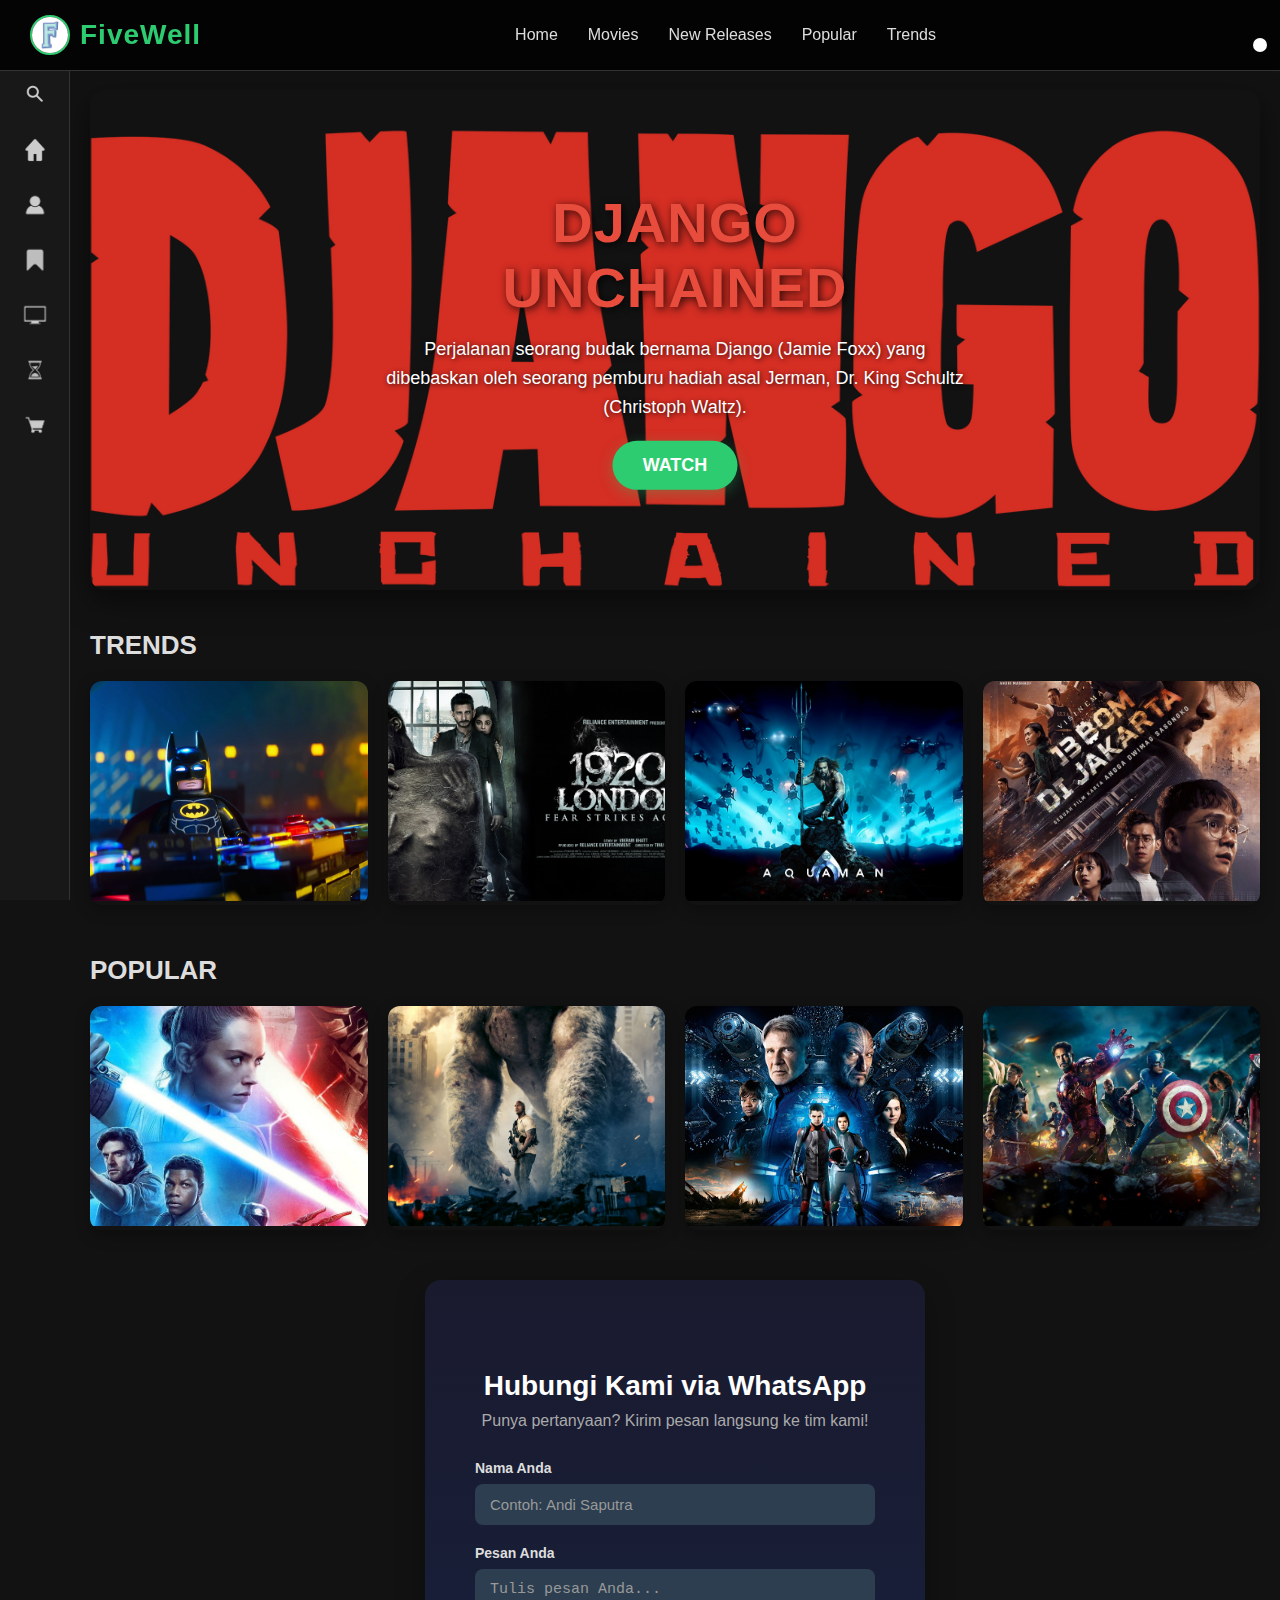
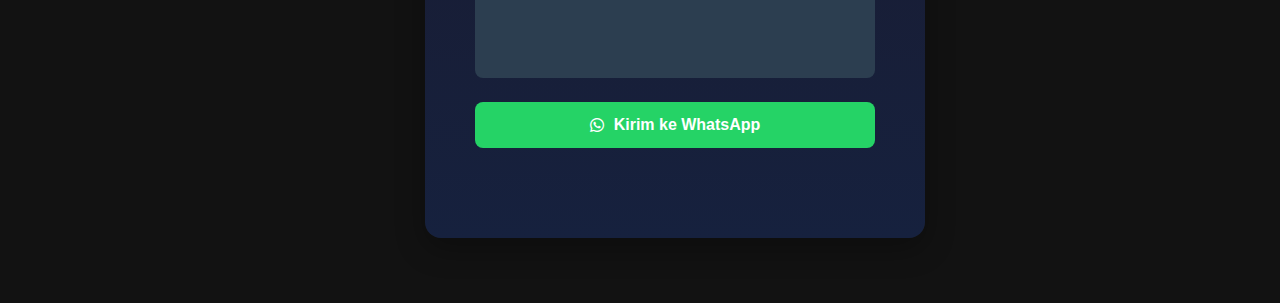
<file: index.html>
<!DOCTYPE html>
<html lang="en">
<head>
  <meta charset="UTF-8" />
  <meta name="viewport" content="width=device-width, initial-scale=1.0"/>
  <title>FiveWell - Movie Streaming</title>
  <link rel="stylesheet" href="styles.css" />
  <link href="https://cdnjs.cloudflare.com/ajax/libs/font-awesome/6.0.0/css/all.min.css" rel="stylesheet">
</head>
<body>
  <!-- Header -->
  <header>
    <!-- Logo dan teks "FiveWell" di kiri -->
    <div class="logo">
      <img src="five-well-logo.png" alt="FiveWell Logo">
      <span>FiveWell</span>
    </div>

    <!-- Navigasi di tengah -->
    <nav>
      <ul>
        <li><a href="#">Home</a></li>
        <li><a href="#">Movies</a></li>
        <li><a href="#">New Releases</a></li>
        <li><a href="#">Popular</a></li>
        <li><a href="#">Trends</a></li>
      </ul>
    </nav>

    <!-- User Icons di kanan -->
      <label class="dark-mode-toggle">
        <input type="checkbox">
        <span class="slider round"></span>
      </label>
    </div>
  </header>

  <!-- Sidebar -->
  <aside>
    <ul>
      <li>
        <img src="search-icon.png" alt="Search">
        <span>Search</span>
      </li>
      <li>
        <img src="home-icon.png" alt="Home">
        <span>Home</span>
      </li>
      <li>
        <img src="profile-icon.png" alt="Profile">
        <span>Profile</span>
      </li>
      <li>
        <img src="bookmark-icon.png" alt="Bookmark">
        <span>Bookmark</span>
      </li>
      <li>
        <img src="computer-icon.png" alt="Computer">
        <span>Computer</span>
      </li>
      <li>
        <img src="sort-icon.png" alt="Sort">
        <span>Sort</span>
      </li>
      <li>
        <img src="cart-icon.png" alt="Cart">
        <span>Cart</span>
      </li>
    </ul>
  </aside>

  <!-- Main Content -->
  <main>
    <!-- Movie Banner -->
    <section class="movie-banner">
      <div class="movie-details">
        <h1>DJANGO UNCHAINED</h1>
        <p>
          Perjalanan seorang budak bernama Django (Jamie Foxx) yang dibebaskan oleh seorang pemburu hadiah asal Jerman, Dr. King Schultz (Christoph Waltz).
        </p>
        <button>WATCH</button>
      </div>
      <img src="django-banner.jpg" alt="Django Unchained" class="banner-image">
    </section>

    <!-- Trends Section -->
    <section class="trends">
      <h2>TRENDS</h2>
      <div class="movie-grid">
        <div class="movie-card">
          <img src="lego-batman.jpg" alt="Lego Batman">
        </div>
        <div class="movie-card">
          <img src="1920-london.jpg" alt="1920 London">
        </div>
        <div class="movie-card">
          <img src="aquaman.jpg" alt="Aquaman">
        </div>
        <div class="movie-card">
          <img src="13-gold-jakarta.jpg" alt="13 Gold Jakarta">
        </div>
      </div>
    </section>

    <!-- Popular Section -->
    <section class="popular">
      <h2>POPULAR</h2>
      <div class="movie-grid">
        <div class="movie-card">
          <img src="avengers.jpg" alt="Avengers">
        </div>
        <div class="movie-card">
          <img src="giant-monster.jpg" alt="Giant Monster">
        </div>
        <div class="movie-card">
          <img src="blade-runner.jpg" alt="Blade Runner">
        </div>
        <div class="movie-card">
          <img src="batman.jpg" alt="Batman">
        </div>
      </div>
    </section>

    <!-- Contact Form Section -->
<section class="whatsapp-form-section">
  <div class="form-container">
    <h2>Hubungi Kami via WhatsApp</h2>
    <p class="form-subtitle">Punya pertanyaan? Kirim pesan langsung ke tim kami!</p>

    <form id="whatsappForm">
      <div class="form-group">
        <label for="name">Nama Anda</label>
        <input type="text" id="name" placeholder="Contoh: Andi Saputra" required />
      </div>

      <div class="form-group">
        <label for="message">Pesan Anda</label>
        <textarea id="message" rows="5" placeholder="Tulis pesan Anda..." required></textarea>
      </div>

      <button type="submit" class="whatsapp-btn">
        <i class="fab fa-whatsapp"></i> Kirim ke WhatsApp
      </button>
    </form>
  </div>
</section>
  </main>

  <script src="script.js"></script>
</body>
</html>
</file>
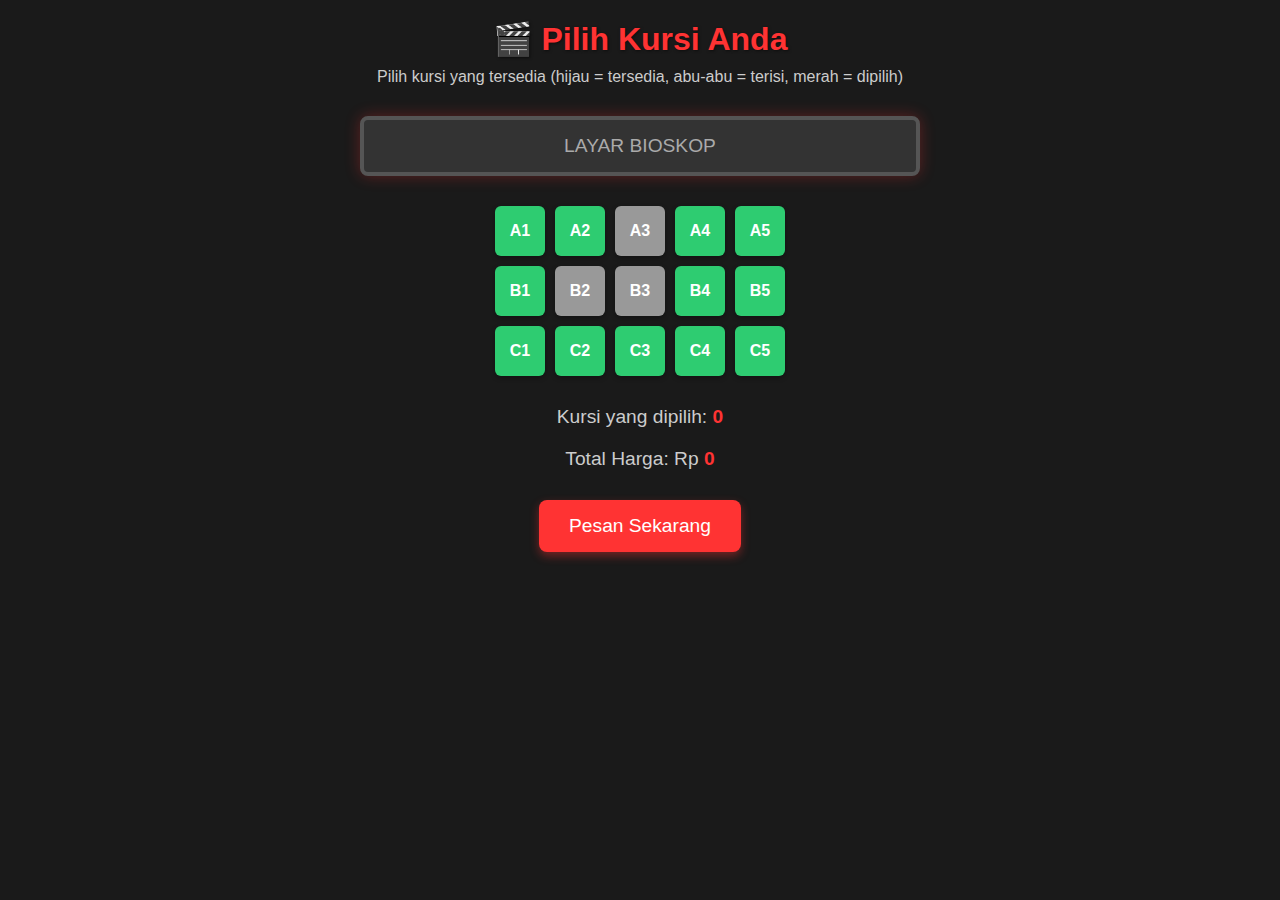
<file: bangku.html>
<!DOCTYPE html>
<html lang="id">
     <head>
          <meta charset="UTF-8" />
          <meta name="viewport" content="width=device-width, initial-scale=1.0" />
          <title>Pemilihan Kursi Bioskop</title>
          <link rel="stylesheet" href="bangku.css" />
     </head>
     <body>
          <div class="container">
               <h1>🎬 Pilih Kursi Anda</h1>
               <p>
                    Pilih kursi yang tersedia (hijau = tersedia, abu-abu = terisi, merah = dipilih)
               </p>

               <div class="screen">LAYAR BIOSKOP</div>

               <div class="seating">
                    <div class="row" id="row-A">
                         <div class="seat available" data-seat="A1">A1</div>
                         <div class="seat available" data-seat="A2">A2</div>
                         <div class="seat occupied" data-seat="A3">A3</div>
                         <div class="seat available" data-seat="A4">A4</div>
                         <div class="seat available" data-seat="A5">A5</div>
                    </div>
                    <div class="row" id="row-B">
                         <div class="seat available" data-seat="B1">B1</div>
                         <div class="seat occupied" data-seat="B2">B2</div>
                         <div class="seat occupied" data-seat="B3">B3</div>
                         <div class="seat available" data-seat="B4">B4</div>
                         <div class="seat available" data-seat="B5">B5</div>
                    </div>
                    <div class="row" id="row-C">
                         <div class="seat available" data-seat="C1">C1</div>
                         <div class="seat available" data-seat="C2">C2</div>
                         <div class="seat available" data-seat="C3">C3</div>
                         <div class="seat available" data-seat="C4">C4</div>
                         <div class="seat available" data-seat="C5">C5</div>
                    </div>
               </div>

               <div class="summary">
                    <p>Kursi yang dipilih: <span id="selected-seats">0</span></p>
                    <p>Total Harga: Rp <span id="total-price">0</span></p>
               </div>

               <button id="book-btn" class="book-btn">Pesan Sekarang</button>
          </div>

          <script>
               // Cek apakah ada data pemesanan baru
               const bookingData = JSON.parse(localStorage.getItem("latestBooking"));
               if (bookingData) {
                    // Hanya tampilkan sekali, lalu hapus
                    localStorage.removeItem("latestBooking");

                    const message = `
      🎉 Pemesanan Berhasil!
      Film: ${bookingData.movie}
      Bioskop: ${bookingData.cinema}, ${bookingData.city}
      Waktu: ${bookingData.date}
      Kursi: ${bookingData.seats.join(", ")}
      Total: Rp ${bookingData.total.toLocaleString("id-ID")}
    `;

                    alert(message);
               }
          </script>

          <script src="bangku.js"></script>
     </body>
</html>
</file>
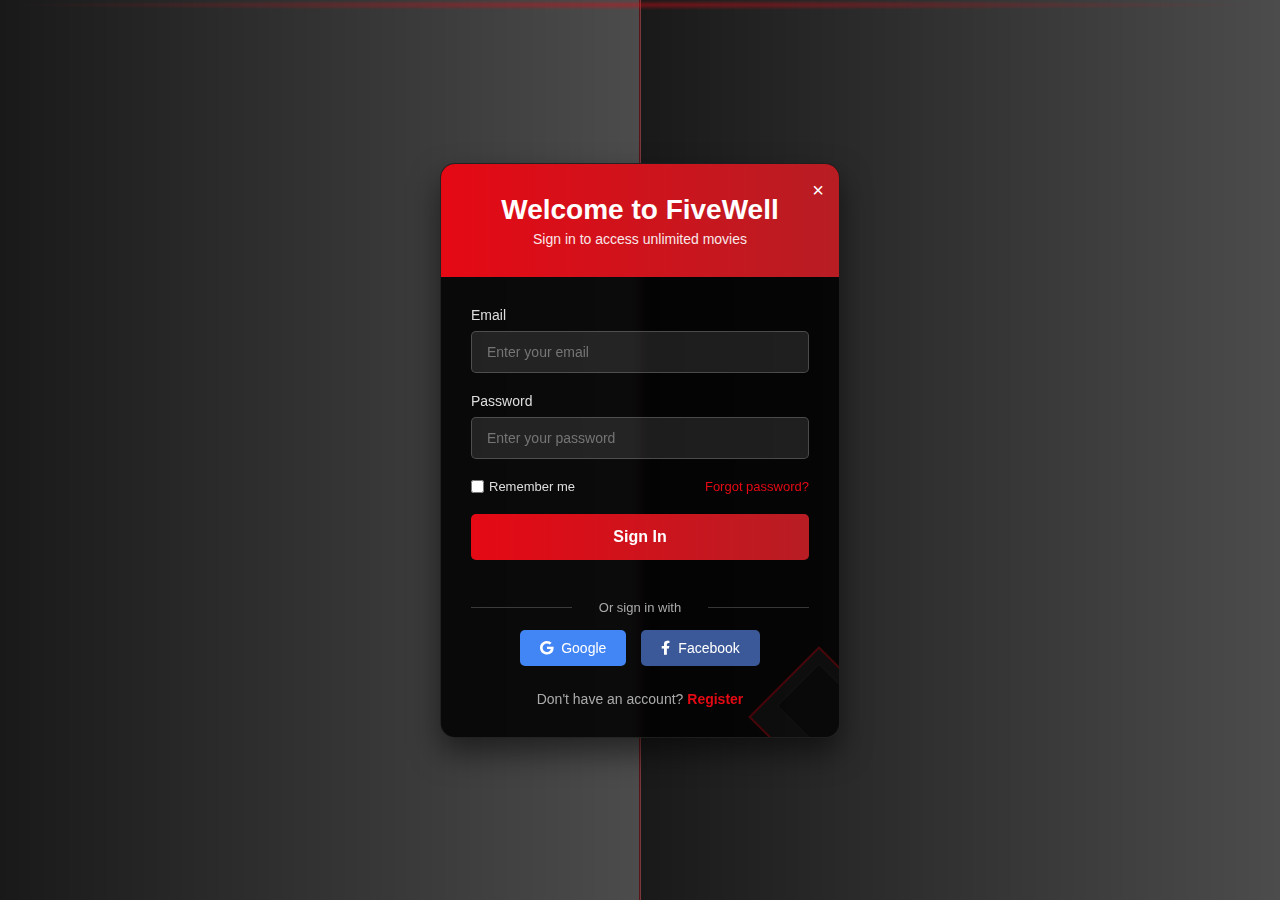
<file: login.html>
<!DOCTYPE html>
<html lang="en">
<head>
    <meta charset="UTF-8">
    <meta name="viewport" content="width=device-width, initial-scale=1.0">
    <title>FiveWell - Login</title>
    <link rel="stylesheet" href="styles.css">
    <link rel="stylesheet" href="login.css">
    <link href="https://cdnjs.cloudflare.com/ajax/libs/font-awesome/6.0.0/css/all.min.css" rel="stylesheet">
</head>
<body>
    <div class="curtain-effect">
        <div class="curtain-left"></div>
        <div class="curtain-right"></div>
        <div class="theater-lights"></div>
    </div>
    
    <div class="login-container">
        <div class="login-header">
            <button class="close-login">&times;</button>
            <h2>Welcome to FiveWell</h2>
            <p>Sign in to access unlimited movies</p>
        </div>
        
        <form class="login-form">
            <div class="input-group">
                <label for="loginEmail">Email</label>
                <input type="email" id="loginEmail" placeholder="Enter your email" required>
            </div>
            
            <div class="input-group">
                <label for="loginPassword">Password</label>
                <input type="password" id="loginPassword" placeholder="Enter your password" required>
            </div>
            
            <div class="login-options">
                <label class="remember-me">
                    <input type="checkbox"> Remember me
                </label>
                <a href="#" class="forgot-password">Forgot password?</a>
            </div>
            
            <button type="submit" class="login-btn">Sign In</button>
            
            <div class="social-login">
                <p>Or sign in with</p>
                <div class="social-icons">
                    <button type="button" class="social-btn google">
                        <i class="fab fa-google"></i> Google
                    </button>
                    <button type="button" class="social-btn facebook">
                        <i class="fab fa-facebook-f"></i> Facebook
                    </button>
                </div>
            </div>
            
            <div class="register-link">
                Don't have an account? <a href="#" id="showRegister">Register</a>
            </div>
        </form>
        
        <div class="clapperboard"></div>
    </div>

    <script src="login.js"></script>
</body>
</html>
</file>
<file: styles.css>
/* WhatsApp Form Styling */
.whatsapp-form-section {
     padding: 60px 20px;
     text-align: center;
     background: linear-gradient(to bottom, #1a1a2e, #16213e);
     color: #fff;
     border-radius: 16px;
     margin: 40px auto;
     max-width: 500px;
     box-shadow: 0 10px 30px rgba(0, 0, 0, 0.3);
}

.form-container {
     padding: 30px;
}

.form-container h2 {
     font-size: 28px;
     margin-bottom: 10px;
     color: #fff;
     font-weight: 600;
}

.form-container .form-subtitle {
     font-size: 16px;
     color: #aaa;
     margin-bottom: 30px;
}

.form-group {
     margin-bottom: 20px;
     text-align: left;
}

.form-group label {
     display: block;
     font-size: 14px;
     font-weight: 600;
     color: #ddd;
     margin-bottom: 8px;
     text-align: left;
}

.form-group input,
.form-group textarea {
     width: 100%;
     padding: 12px 15px;
     border: none;
     border-radius: 8px;
     background-color: #2c3e50;
     color: #fff;
     font-size: 15px;
     resize: none;
     transition: all 0.3s ease;
}

.form-group input::placeholder,
.form-group textarea::placeholder {
     color: #999;
}

.form-group input:focus,
.form-group textarea:focus {
     outline: none;
     box-shadow: 0 0 0 2px #25d366;
}

.whatsapp-btn {
     display: flex;
     align-items: center;
     justify-content: center;
     gap: 10px;
     width: 100%;
     padding: 14px;
     background-color: #25d366;
     color: white;
     border: none;
     border-radius: 8px;
     font-size: 16px;
     font-weight: bold;
     cursor: pointer;
     transition: background 0.3s ease, transform 0.2s ease;
}

.whatsapp-btn:hover {
     background-color: #1cb550;
     transform: translateY(-2px);
}

.whatsapp-btn:active {
     transform: translateY(0);
}

/* Responsive */
@media (max-width: 500px) {
     .whatsapp-form-section {
          margin: 20px 10px;
          padding: 40px 15px;
     }

     .form-container h2 {
          font-size: 24px;
     }
}

/* Reset dasar */
* {
     margin: 0;
     padding: 0;
     box-sizing: border-box;
}

body {
     font-family: "Segoe UI", Tahoma, Geneva, Verdana, sans-serif;
     background-color: #121212;
     color: white;
     overflow-x: hidden;
     transition: background-color 0.4s ease, color 0.4s ease;
}

/* =============== HEADER =============== */
header {
     display: flex;
     justify-content: space-between;
     align-items: center;
     padding: 15px 30px;
     background-color: rgba(0, 0, 0, 0.8);
     position: fixed;
     top: 0;
     left: 0;
     width: 100%;
     z-index: 1000;
     backdrop-filter: blur(10px);
     border-bottom: 1px solid #333;
}

/* Logo di kiri */
.logo {
     display: flex;
     align-items: center;
     gap: 10px;
     font-size: 28px;
     font-weight: bold;
     color: #2ecc71;
     letter-spacing: 1px;
}

.logo img {
     width: 40px;
     height: 40px;
     border-radius: 50%;
     object-fit: cover;
     border: 2px solid #2ecc71;
}

.logo span {
     font-weight: bold;
}

/* Navigasi di tengah */
nav ul {
     list-style: none;
     display: flex;
     gap: 30px;
}

nav ul li a {
     text-decoration: none;
     color: #ddd;
     font-weight: 500;
     font-size: 16px;
     transition: color 0.3s ease;
}

nav ul li a:hover {
     color: #2ecc71;
}

/* User Icons di kanan */
.user-icons {
     display: flex;
     align-items: center;
     gap: 15px;
}

.user-icons img {
     width: 24px;
     height: 24px;
     cursor: pointer;
}

.profile-dropdown {
     display: flex;
     align-items: center;
     gap: 6px;
     cursor: pointer;
     padding: 6px 10px;
     background: #222;
     border-radius: 5px;
     font-size: 14px;
}

.profile-dropdown:hover {
     background: #333;
}

/* Dark Mode Toggle (slider) */
.dark-mode-toggle input {
     display: none;
}

.slider {
     width: 40px;
     height: 20px;
     background-color: #333;
     border-radius: 10px;
     cursor: pointer;
     position: relative;
     transition: 0.4s;
}

.slider::before {
     content: "";
     position: absolute;
     top: 3px;
     left: 3px;
     width: 14px;
     height: 14px;
     background: white;
     border-radius: 50%;
     transition: 0.4s;
}

.dark-mode-toggle input:checked + .slider::before {
     transform: translateX(20px);
}

/* =============== SIDEBAR KIRI =============== */
aside {
     position: fixed;
     top: 0;
     left: 0;
     width: 70px;
     height: 100vh;
     background: #181818;
     padding: 80px 10px 20px;
     z-index: 900;
     border-right: 1px solid #333;
     overflow: hidden;
     transition: width 0.3s ease;
}

aside:hover {
     width: 200px;
}

aside ul {
     list-style: none;
     display: flex;
     flex-direction: column;
     gap: 25px;
     align-items: center;
}

aside ul li {
     display: flex;
     align-items: center;
     position: relative;
     width: 100%;
     padding: 0 10px;
}

aside ul li img {
     width: 30px;
     height: 30px;
     filter: invert(0.8);
     transition: transform 0.3s ease, filter 0.3s ease;
}

aside ul li span {
     color: white;
     font-size: 15px;
     font-weight: 500;
     opacity: 0;
     visibility: hidden;
     margin-left: 15px;
     transition: opacity 0.3s ease, visibility 0.3s ease;
}

aside:hover ul li span {
     opacity: 1;
     visibility: visible;
}

aside ul li:hover img {
     transform: scale(1.1);
     filter: invert(1) brightness(1.2);
}

aside ul li:hover {
     background: #2a2a2a;
     border-radius: 8px;
     padding: 8px 10px;
}

/* =============== KONTEN UTAMA =============== */
main {
     margin-left: 70px;
     margin-top: 70px;
     padding: 20px;
     min-height: 100vh;
}

/* =============== BANNER FILM UTAMA =============== */
.movie-banner {
     position: relative;
     height: 500px;
     overflow: hidden;
     border-radius: 15px;
     margin-bottom: 40px;
     box-shadow: 0 10px 30px rgba(0, 0, 0, 0.5);
}

.banner-image {
     width: 100%;
     height: 100%;
     object-fit: cover;
     opacity: 0.9;
}

.movie-details {
     position: absolute;
     top: 50%;
     left: 50%;
     transform: translate(-50%, -50%);
     text-align: center;
     color: white;
     z-index: 2;
     max-width: 80%;
}

.movie-details h1 {
     font-size: 56px;
     font-weight: bold;
     color: #e74c3c;
     text-shadow: 2px 2px 8px rgba(0, 0, 0, 0.8);
     margin-bottom: 15px;
     letter-spacing: 1px;
}

.movie-details p {
     font-size: 18px;
     line-height: 1.6;
     margin-bottom: 20px;
     text-shadow: 1px 1px 5px rgba(0, 0, 0, 0.8);
     max-width: 700px;
     margin-left: auto;
     margin-right: auto;
}

.movie-details button {
     padding: 14px 30px;
     background: #2ecc71;
     color: white;
     border: none;
     border-radius: 30px;
     font-size: 18px;
     font-weight: bold;
     cursor: pointer;
     transition: background 0.3s ease, transform 0.2s ease;
     box-shadow: 0 4px 15px rgba(46, 204, 113, 0.3);
}

.movie-details button:hover {
     background: #27ae60;
     transform: translateY(-2px);
}

/* =============== SECTION TRENDS & POPULAR =============== */
.trends,
.popular {
     margin-bottom: 50px;
}

.trends h2,
.popular h2 {
     font-size: 26px;
     margin-bottom: 20px;
     color: #ddd;
     font-weight: 600;
}

.movie-grid {
     display: grid;
     grid-template-columns: repeat(4, 1fr);
     gap: 20px;
}

.movie-card {
     border-radius: 12px;
     overflow: hidden;
     box-shadow: 0 5px 15px rgba(0, 0, 0, 0.3);
     transition: transform 0.3s ease, box-shadow 0.3s ease;
}

.movie-card:hover {
     transform: translateY(-10px);
     box-shadow: 0 15px 30px rgba(0, 0, 0, 0.5);
}

.movie-card img {
     width: 100%;
     height: 220px;
     object-fit: cover;
}

/* =============== RESPONSIVE =============== */
@media (max-width: 1024px) {
     .movie-grid {
          grid-template-columns: repeat(3, 1fr);
     }
}

@media (max-width: 768px) {
     header {
          padding: 10px;
     }

     nav ul {
          gap: 15px;
     }

     .user-icons {
          gap: 10px;
     }

     .logo {
          font-size: 22px;
     }

     .logo img {
          width: 32px;
          height: 32px;
     }

     .header-right {
          gap: 15px;
     }

     .movie-details h1 {
          font-size: 40px;
     }

     .movie-details p {
          font-size: 16px;
     }
}

@media (max-width: 600px) {
     .movie-grid {
          grid-template-columns: repeat(2, 1fr);
     }

     main {
          margin-left: 0;
          padding: 10px;
     }

     aside {
          display: none;
     }

     .movie-details h1 {
          font-size: 32px;
     }

     .movie-details button {
          padding: 12px 20px;
          font-size: 16px;
     }
}

/* =============== LIGHT MODE (opsional) =============== */
body.light-mode {
     background-color: #f5f5f5;
     color: #333;
}

body.light-mode header,
body.light-mode aside {
     background-color: white;
     border-color: #ddd;
     box-shadow: 0 2px 10px rgba(0, 0, 0, 0.1);
}

body.light-mode .logo {
     color: #27ae60;
}

body.light-mode nav ul li a {
     color: #555;
}

body.light-mode nav ul li a:hover {
     color: #27ae60;
}

body.light-mode .profile-dropdown {
     background: #eee;
     color: #333;
}

body.light-mode .movie-card {
     box-shadow: 0 5px 15px rgba(0, 0, 0, 0.1);
}

body.light-mode .movie-details h1 {
     color: #c0392b;
}

body.light-mode .movie-details button {
     background: #27ae60;
}

body * {
     transition: background-color 0.4s ease, color 0.4s ease, box-shadow 0.4s ease;
}




/* Footer Styles */
.site-footer {
  background-color: #1a1a1a;
  color: #ddd;
  font-family: Arial, sans-serif;
  padding-top: 40px;
  margin-top: 60px;
  border-top: 1px solid #333;
}

.footer-content {
  display: flex;
  justify-content: space-between;
  flex-wrap: wrap;
  gap: 30px;
  max-width: 1200px;
  margin: 0 auto;
  padding: 0 20px;
}

.footer-logo img {
  height: 50px;
  margin-bottom: 10px;
}

.footer-logo p {
  font-size: 14px;
  color: #aaa;
}

.footer-links h4,
.footer-social h4 {
  color: #fff;
  margin-bottom: 15px;
  font-size: 18px;
}

.footer-links ul {
  list-style: none;
  padding: 0;
}

.footer-links ul li {
  margin-bottom: 8px;
}

.footer-links ul li a {
  color: #ddd;
  text-decoration: none;
  font-size: 14px;
  transition: color 0.3s;
}

.footer-links ul li a:hover {
  color: #ff4d4d;
}

.social-icons a {
  color: #ddd;
  margin-right: 15px;
  font-size: 20px;
  transition: color 0.3s;
}

.social-icons a:hover {
  color: #00aced;
}

.footer-bottom {
  text-align: center;
  padding: 20px 0;
  background-color: #0a0a0a;
  color: #777;
  font-size: 14px;
  margin-top: 40px;
}

.footer-bottom a {
  color: #aaa;
  text-decoration: none;
  margin: 0 10px;
}

.footer-bottom a:hover {
  color: #fff;
}

/* Responsive Footer */
@media (max-width: 768px) {
  .footer-content {
    flex-direction: column;
    text-align: center;
  }

  .footer-social {
    order: -1;
  }
  
}
</file>
<file: bangku.css>
* {
  margin: 0;
  padding: 0;
  box-sizing: border-box;
}

body {
  font-family: 'Arial', sans-serif;
  background-color: #1a1a1a;
  color: #fff;
  padding: 20px;
}

.container {
  max-width: 800px;
  margin: 0 auto;
  text-align: center;
}

h1 {
  color: #ff3333;
  margin-bottom: 10px;
  text-shadow: 1px 1px 3px rgba(0, 0, 0, 0.5);
}

p {
  color: #ccc;
  margin-bottom: 20px;
}

.screen {
  background-color: #333;
  color: #aaa;
  font-size: 1.2em;
  padding: 15px;
  border-radius: 8px;
  margin: 30px auto;
  width: 70%;
  text-align: center;
  border: 4px solid #555;
  box-shadow: 0 0 15px rgba(255, 51, 51, 0.3);
}

.seating {
  display: flex;
  flex-direction: column;
  gap: 10px;
  margin-top: 30px;
}

.row {
  display: flex;
  justify-content: center;
  gap: 10px;
}

.seat {
  width: 50px;
  height: 50px;
  display: flex;
  align-items: center;
  justify-content: center;
  background-color: #2ecc71;
  color: white;
  border-radius: 6px;
  cursor: pointer;
  font-weight: bold;
  transition: all 0.3s ease;
  box-shadow: 0 2px 5px rgba(0, 0, 0, 0.3);
}

.seat:hover {
  transform: scale(1.1);
  box-shadow: 0 4px 10px rgba(0, 0, 0, 0.4);
}

.seat.occupied {
  background-color: #999;
  cursor: not-allowed;
  transform: none;
}

.seat.selected {
  background-color: #ff3333;
  color: white;
}

.summary {
  margin: 30px 0;
  font-size: 1.2em;
  color: #ddd;
}

.summary span {
  color: #ff3333;
  font-weight: bold;
}

.book-btn {
  background-color: #ff3333;
  color: white;
  border: none;
  padding: 15px 30px;
  font-size: 1.2em;
  border-radius: 8px;
  cursor: pointer;
  transition: background-color 0.3s ease;
  box-shadow: 0 4px 10px rgba(255, 51, 51, 0.4);
}

.book-btn:hover {
  background-color: #cc0000;
  transform: translateY(-2px);
}

@media (max-width: 600px) {
  .seat {
    width: 40px;
    height: 40px;
    font-size: 0.9em;
  }
  h1 {
    font-size: 1.5em;
  }
}
</file>
<file: login.css>
/* login.css - Khusus halaman login */

body.login-page {
    background: url('https://images.unsplash.com/photo-1489599849927-2ee91cede3ba?ixlib=rb-1.2.1&auto=format&fit=crop&w=1350&q=80') no-repeat center center fixed;
    background-size: cover;
    display: flex;
    justify-content: center;
    align-items: center;
    min-height: 100vh;
    margin: 0;
    font-family: 'Segoe UI', Tahoma, Geneva, Verdana, sans-serif;
}

.login-container {
    position: relative;
    width: 100%;
    max-width: 400px;
    background: rgba(0, 0, 0, 0.85);
    border-radius: 15px;
    overflow: hidden;
    box-shadow: 0 15px 30px rgba(0, 0, 0, 0.5);
    backdrop-filter: blur(5px);
    border: 1px solid rgba(255, 255, 255, 0.1);
}

.login-header {
    position: relative;
    padding: 30px;
    text-align: center;
    background: linear-gradient(to right, #e50914, #b81d24);
    color: white;
}

.login-header h2 {
    margin: 0;
    font-size: 28px;
    font-weight: bold;
}

.login-header p {
    margin: 5px 0 0;
    font-size: 14px;
    opacity: 0.9;
}

.close-login {
    position: absolute;
    top: 15px;
    right: 15px;
    background: none;
    border: none;
    color: white;
    font-size: 20px;
    cursor: pointer;
}

.login-form {
    padding: 30px;
}

.input-group {
    margin-bottom: 20px;
}

.input-group label {
    display: block;
    margin-bottom: 8px;
    color: #ddd;
    font-size: 14px;
}

.input-group input {
    width: 100%;
    padding: 12px 15px;
    background: rgba(255, 255, 255, 0.1);
    border: 1px solid rgba(255, 255, 255, 0.2);
    border-radius: 5px;
    color: white;
    font-size: 14px;
    transition: all 0.3s;
}

.input-group input:focus {
    outline: none;
    border-color: #e50914;
    background: rgba(255, 255, 255, 0.15);
}

.login-options {
    display: flex;
    justify-content: space-between;
    align-items: center;
    margin: 20px 0;
    font-size: 13px;
}

.remember-me {
    display: flex;
    align-items: center;
    color: #ddd;
}

.remember-me input {
    margin-right: 5px;
}

.forgot-password {
    color: #e50914;
    text-decoration: none;
}

.login-btn {
    width: 100%;
    padding: 14px;
    background: linear-gradient(to right, #e50914, #b81d24);
    color: white;
    border: none;
    border-radius: 5px;
    font-size: 16px;
    font-weight: bold;
    cursor: pointer;
    transition: all 0.3s;
    margin-bottom: 15px;
}

.login-btn:hover {
    background: linear-gradient(to right, #b81d24, #e50914);
    transform: translateY(-2px);
    box-shadow: 0 5px 15px rgba(229, 9, 20, 0.4);
}

.social-login {
    text-align: center;
    margin: 25px 0;
}

.social-login p {
    color: #aaa;
    font-size: 13px;
    margin-bottom: 15px;
    position: relative;
}

.social-login p::before,
.social-login p::after {
    content: "";
    position: absolute;
    top: 50%;
    width: 30%;
    height: 1px;
    background: rgba(255, 255, 255, 0.2);
}

.social-login p::before {
    left: 0;
}

.social-login p::after {
    right: 0;
}

.social-icons {
    display: flex;
    justify-content: center;
    gap: 15px;
}

.social-btn {
    padding: 10px 20px;
    border-radius: 5px;
    font-size: 14px;
    cursor: pointer;
    display: flex;
    align-items: center;
    gap: 8px;
    transition: all 0.3s;
}

.social-btn.google {
    background: #4285F4;
    color: white;
    border: none;
}

.social-btn.facebook {
    background: #3b5998;
    color: white;
    border: none;
}

.social-btn:hover {
    transform: translateY(-2px);
    box-shadow: 0 5px 15px rgba(0, 0, 0, 0.3);
}

.register-link {
    text-align: center;
    color: #aaa;
    font-size: 14px;
}

.register-link a {
    color: #e50914;
    text-decoration: none;
    font-weight: bold;
}

/* Theater curtain effect */
.curtain-effect {
    position: absolute;
    top: 0;
    left: 0;
    width: 100%;
    height: 100%;
    pointer-events: none;
    z-index: -1;
}

.curtain-left, .curtain-right {
    position: absolute;
    top: 0;
    width: 50%;
    height: 100%;
    background: linear-gradient(to right, rgba(0, 0, 0, 0.9), rgba(0, 0, 0, 0.7));
    transition: all 1s ease;
}

.curtain-left {
    left: 0;
    border-right: 1px solid rgba(229, 9, 20, 0.3);
}

.curtain-right {
    right: 0;
    border-left: 1px solid rgba(229, 9, 20, 0.3);
}

/* Theater lights */
.theater-lights {
    position: absolute;
    top: 0;
    left: 0;
    width: 100%;
    height: 10px;
    background: radial-gradient(ellipse at center, rgba(229, 9, 20, 0.4) 0%, transparent 70%);
    animation: lightPulse 3s infinite alternate;
}

@keyframes lightPulse {
    0% { opacity: 0.3; }
    100% { opacity: 0.7; }
}

/* Movie clapperboard decoration */
.clapperboard {
    position: absolute;
    bottom: -30px;
    right: -30px;
    width: 100px;
    height: 100px;
    background: #222;
    transform: rotate(45deg);
    border: 2px solid #e50914;
    opacity: 0.3;
}

.clapperboard::before {
    content: "";
    position: absolute;
    top: 10px;
    left: 10px;
    width: 80%;
    height: 60%;
    background: #111;
    border: 1px solid #333;
}

/* Responsive adjustments */
@media (max-width: 500px) {
    .login-container {
        width: 90%;
        margin: 0 auto;
    }
    
    .login-header h2 {
        font-size: 24px;
    }
    
    .social-icons {
        flex-direction: column;
        gap: 10px;
    }
    
    .social-btn {
        justify-content: center;
    }
}
</file>
